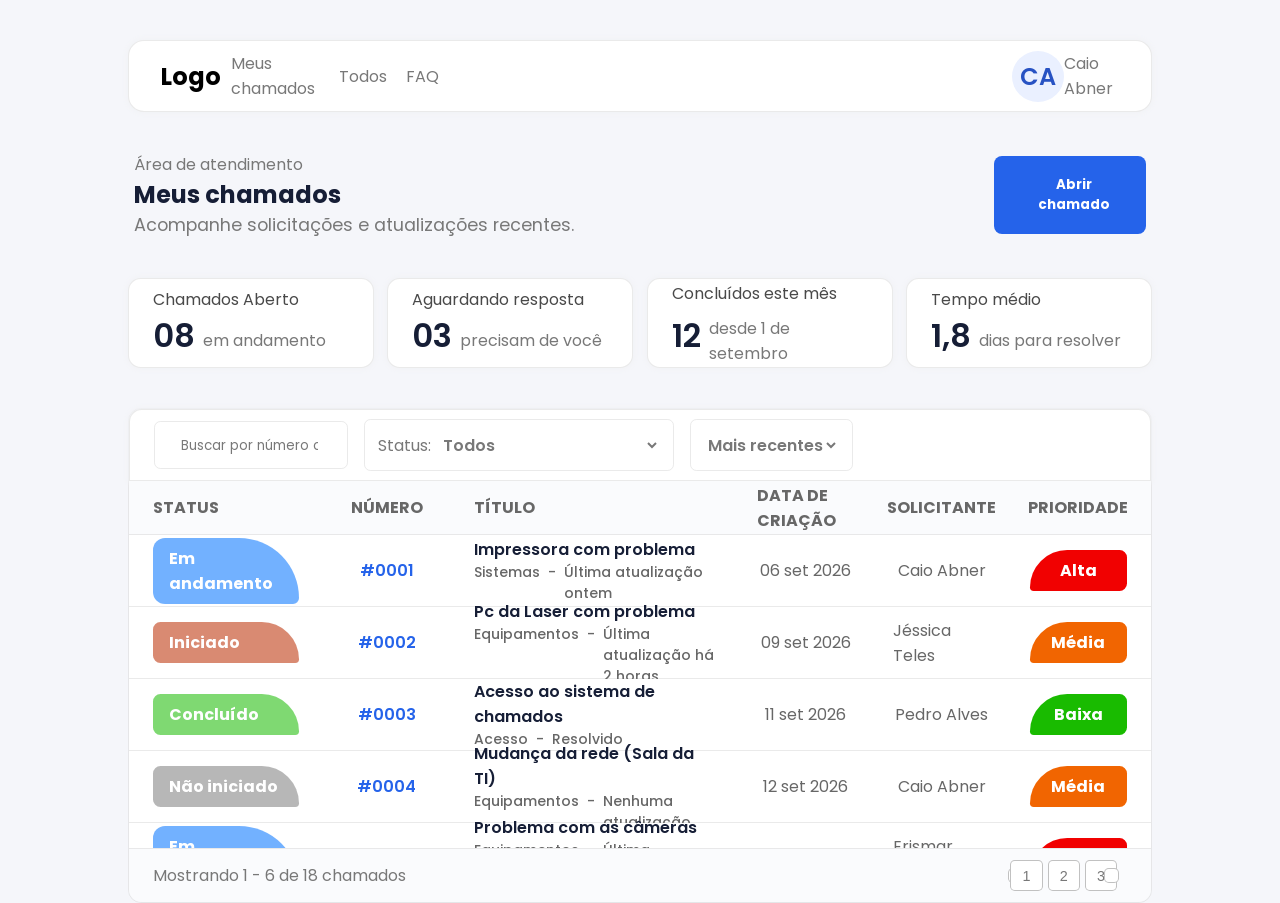
<file: src/pages/homepage/index.html>
<!doctype html>
<html lang="pt-br">
  <head>
    <meta charset="UTF-8" />
    <meta name="viewport" content="width=device-width, initial-scale=1.0" />
    <link rel="stylesheet" href="../../../css/style.css" />
    <link rel="stylesheet" href="./homepage.css" />
    <link
      href="https://cdn.boxicons.com/3.0.8/fonts/basic/boxicons.min.css"
      rel="stylesheet"
    />
    <link
      href="https://cdn.boxicons.com/3.0.8/fonts/filled/boxicons-filled.min.css"
      rel="stylesheet"
    />
    <link
      href="https://cdn.boxicons.com/3.0.8/fonts/brands/boxicons-brands.min.css"
      rel="stylesheet"
    />
    <title>Chamados</title>
  </head>
  <body>
    <header id="navigation-header">
      <nav id="links-logo-container">
        <h2>Logo</h2>
        <a href="#" class="active">Meus chamados</a>
        <a href="#">Todos</a>
        <a href="#">FAQ</a>
      </nav>

      <div id="user-information">
        <h2 id="user-pfp">CA</h2>
        <p id="username">Caio Abner</p>
      </div>
    </header>

    <section id="presentation-helpdesk">
      <div id="presentation-title-container">
        <p style="color: #787878">Área de atendimento</p>
        <h1 style="color: #161e36">Meus chamados</h1>
        <p style="font-size: 1.1rem; color: #787878">
          Acompanhe solicitações e atualizações recentes.
        </p>
      </div>

      <div id="open-support-container">
        <button id="open-support">
          <i class="bx bx-plus"></i>Abrir chamado
        </button>
      </div>
    </section>

    <section id="information-support-data">
      <div class="information_card">
        <p style="color: #494949">Chamados Aberto</p>
        <span
          id="in-process"
          style="color: #161e36"
          class="information_data_metrics"
        >
          08
          <p>em andamento</p>
        </span>
      </div>

      <div class="information_card">
        <p style="color: #494949">Aguardando resposta</p>
        <span
          id="to-do"
          style="color: #161e36"
          class="information_data_metrics"
        >
          03
          <p>precisam de você</p>
        </span>
      </div>

      <div class="information_card">
        <p style="color: #494949">Concluídos este mês</p>
        <span
          id="finished-supports"
          style="color: #161e36"
          class="information_data_metrics"
        >
          12
          <p>desde 1 de setembro</p>
        </span>
      </div>

      <div class="information_card">
        <p style="color: #494949">Tempo médio</p>
        <span
          id="resolved-days"
          style="color: #161e36"
          class="information_data_metrics"
        >
          1,8
          <p>dias para resolver</p>
        </span>
      </div>
    </section>

    <main id="support-presentation-container">
      <section id="filters-container">
        <div id="search-container">
          <button name="searchSupport">
            <i class="bx bx-search-big"></i>
          </button>
          <input
            placeholder="Buscar por número ou título"
            type="search"
            name="searchSupport"
            id="input-search-support"
          />
        </div>

        <div id="status-container">
          <label for="supportType">Status: </label>
          <select name="supportType" id="select-support-type">
            <option value="todos" selected>Todos</option>
            <option value="abertos">Abertos</option>
            <option value="emAndamento">Em andamento</option>
            <option value="concluidos">Concluídos</option>
            <option value="fechado">Fechado</option>
            <option value="aguardandoAprovacao">Aguardando aprovação</option>
          </select>
        </div>

        <div id="support-date-container">
          <select name="supportDate" id="select-support-date">
            <option value="todos" selected>Mais recentes</option>
            <option value="abertos">Mais antigos</option>
          </select>
        </div>
      </section>

      <div id="support-data-identifier">
        <h4
          style="font-weight: bold; text-transform: uppercase; width: 15%"
          class="support_status_identifier"
        >
          Status
        </h4>
        <h4
          style="
            display: flex;
            justify-content: center;
            font-weight: bold;
            text-transform: uppercase;
            width: 10%;
          "
          class="support_number_identifier"
        >
          Número
        </h4>
        <h4
          style="font-weight: bold; text-transform: uppercase; width: 25%"
          class="support_title_identifier"
        >
          Título
        </h4>
        <h4
          style="
            display: flex;
            justify-content: center;
            font-weight: bold;
            text-transform: uppercase;
            width: 10%;
          "
          class="support_creationDate_identifier"
        >
          Data de Criação
        </h4>
        <h4
          style="
            display: flex;
            justify-content: center;
            font-weight: bold;
            text-transform: uppercase;
            width: 10%;
          "
          class="support_applicant_identifier"
        >
          Solicitante
        </h4>
        <h4
          style="
            display: flex;
            justify-content: center;
            font-weight: bold;
            text-transform: uppercase;
            width: 10%;
          "
          class="support_priority_identifier"
        >
          Prioridade
        </h4>
      </div>

      <!-- Ṕrimeiro chamado -->

      <div class="support_tickets_container">
        <div class="support_ticket_card">
          <p
            style="background-color: #0173ff8d; color: #fff"
            class="support_ticket_status"
          >
            <i class="bxf bx-circle"></i>
            Em andamento
          </p>
          <p class="support_ticket_number">#0001</p>
          <div class="support_title_information">
            <p class="support_title">Impressora com problema</p>
            <div class="support_category_update_container">
              <p class="support_category">Sistemas</p>
              -
              <p class="support_update_status">Última atualização ontem</p>
            </div>
          </div>
          <p class="support_createAt">06 set 2026</p>
          <p class="support_applicant">Caio Abner</p>
          <p
            style="background-color: rgb(241, 1, 1); color: #fff"
            class="support_priority"
          >
            Alta
          </p>
        </div>

        <!-- Segundo chamado -->

        <div class="support_ticket_card">
          <p
            style="background-color: #bb2c008d; color: #fff"
            class="support_ticket_status"
          >
            <i class="bxf bx-circle"></i>
            Iniciado
          </p>
          <p class="support_ticket_number">#0002</p>
          <div class="support_title_information">
            <p class="support_title">Pc da Laser com problema</p>
            <div class="support_category_update_container">
              <p class="support_category">Equipamentos</p>
              -
              <p class="support_update_status">Última atualização há 2 horas</p>
            </div>
          </div>
          <p class="support_createAt">09 set 2026</p>
          <p class="support_applicant">Jéssica Teles</p>
          <p
            style="background-color: rgb(241, 101, 1); color: #fff"
            class="support_priority"
          >
            Média
          </p>
        </div>

        <!-- Terceiro chamado -->

        <div class="support_ticket_card">
          <p
            style="background-color: #19bb008d; color: #fff"
            class="support_ticket_status"
          >
            <i class="bxf bx-circle"></i>
            Concluído
          </p>
          <p class="support_ticket_number">#0003</p>
          <div class="support_title_information">
            <p class="support_title">Acesso ao sistema de chamados</p>
            <div class="support_category_update_container">
              <p class="support_category">Acesso</p>
              -
              <p class="support_update_status">Resolvido</p>
            </div>
          </div>
          <p class="support_createAt">11 set 2026</p>
          <p class="support_applicant">Pedro Alves</p>
          <p
            style="background-color: #19bb00; color: #fff"
            class="support_priority"
          >
            Baixa
          </p>
        </div>

        <!-- Quarto chamado -->

        <div class="support_ticket_card">
          <p
            style="background-color: #7d7d7d8d; color: #fff"
            class="support_ticket_status"
          >
            <i class="bxf bx-circle"></i>
            Não iniciado
          </p>
          <p class="support_ticket_number">#0004</p>
          <div class="support_title_information">
            <p class="support_title">Mudança da rede (Sala da TI)</p>
            <div class="support_category_update_container">
              <p class="support_category">Equipamentos</p>
              -
              <p class="support_update_status">Nenhuma atualização</p>
            </div>
          </div>
          <p class="support_createAt">12 set 2026</p>
          <p class="support_applicant">Caio Abner</p>
          <p
            style="background-color: rgb(241, 101, 1); color: #fff"
            class="support_priority"
          >
            Média
          </p>
        </div>

        <!-- Quinto chamado -->

        <div class="support_ticket_card">
          <p
            style="background-color: #0173ff8d; color: #fff"
            class="support_ticket_status"
          >
            <i class="bxf bx-circle"></i>
            Em andamento
          </p>
          <p class="support_ticket_number">#0005</p>
          <div class="support_title_information">
            <p class="support_title">Problema com as câmeras</p>
            <div class="support_category_update_container">
              <p class="support_category">Equipamentos</p>
              -
              <p class="support_update_status">
                Última atualização há 2 minutos
              </p>
            </div>
          </div>
          <p class="support_createAt">12 set 2026</p>
          <p class="support_applicant">Erismar Bezerra</p>
          <p
            style="background-color: rgb(241, 1, 1); color: #fff"
            class="support_priority"
          >
            Alta
          </p>
        </div>

        <!-- Sexto chamado -->

        <div class="support_ticket_card">
          <p
            style="background-color: #19bb008d; color: #fff"
            class="support_ticket_status"
          >
            <i class="bxf bx-circle"></i>
            Concluído
          </p>
          <p class="support_ticket_number">#0006</p>
          <div class="support_title_information">
            <p class="support_title">Problema de acesso ao SEFAZ</p>
            <div class="support_category_update_container">
              <p class="support_category">Sistemas</p>
              -
              <p class="support_update_status">Resolvido</p>
            </div>
          </div>
          <p class="support_createAt">13 set 2026</p>
          <p class="support_applicant">Vitor Midauar</p>
          <p
            style="background-color: rgb(241, 1, 1); color: #fff"
            class="support_priority"
          >
            Alta
          </p>
        </div>
      </div>

      <div id="pagination-supportTickets-container">
        <p class="supportQtd_view">Mostrando 1 - 6 de 18 chamados</p>
        <div class="support_navigation_container">
          <button class="btn_arrows_style" id="btn-left">
            <i class="bxf bx-chevron-left"></i>
          </button>
          <div id="navigation_numbers_container">
            <button class="navigation_number">1</button>
            <button class="navigation_number">2</button>
            <button class="navigation_number">3</button>
          </div>
          <button class="btn_arrows_style" id="btn-right">
            <i class="bxf bx-chevron-right"></i>
          </button>
        </div>
      </div>
    </main>
  </body>
</html>
</file>
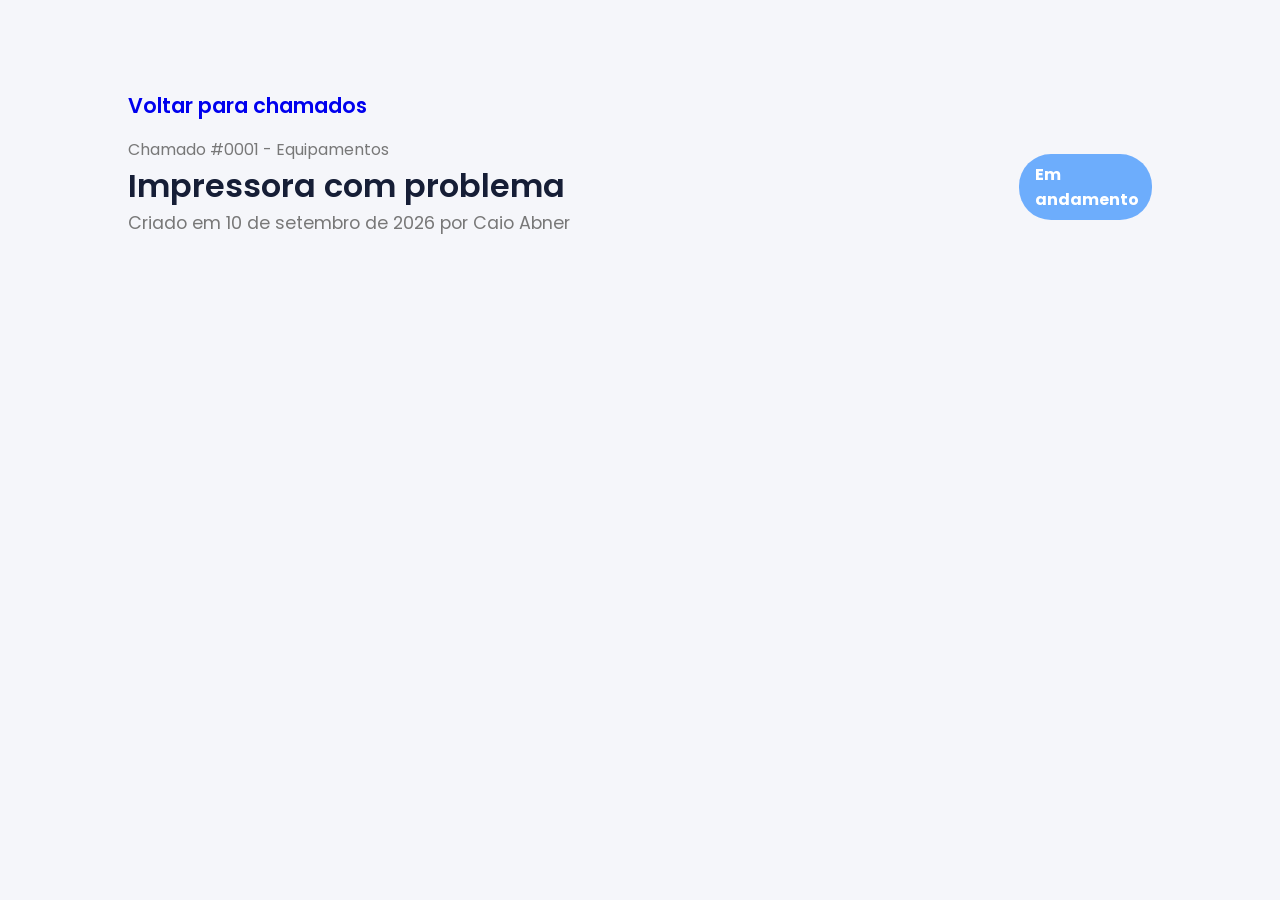
<file: src/pages/individualticket/index.html>
<!doctype html>
<html lang="pt-br">
  <head>
    <meta charset="UTF-8" />
    <meta name="viewport" content="width=device-width, initial-scale=1.0" />
    <link rel="stylesheet" href="../../../css/style.css" />
    <link rel="stylesheet" href="./individualticket.css" />
    <link
      href="https://cdn.boxicons.com/3.0.8/fonts/basic/boxicons.min.css"
      rel="stylesheet"
    />
    <link
      href="https://cdn.boxicons.com/3.0.8/fonts/filled/boxicons-filled.min.css"
      rel="stylesheet"
    />
    <link
      href="https://cdn.boxicons.com/3.0.8/fonts/brands/boxicons-brands.min.css"
      rel="stylesheet"
    />
    <title>Chamado</title>
  </head>
  <body>
    <main id="individual-ticket-container">
      <header id="support-indentifier-information">
        <a id="back-to-link" href="#"
          ><i class="bx bx-arrow-left-stroke"></i>Voltar para chamados</a
        >
        <div id="support-header-container">
          <div id="presentation-title-container">
            <p style="color: #787878">Chamado #0001 - Equipamentos</p>
            <h1 style="color: #161e36; font-weight: 600">
              Impressora com problema
            </h1>
            <p style="font-size: 1.1rem; color: #787878">
              Criado em 10 de setembro de 2026 por Caio Abner
            </p>
          </div>
          <p
            style="background-color: #0173ff8d; color: #fff"
            id="support-ticket-status"
          >
            <i class="bxf bx-circle"></i>
            Em andamento
          </p>
        </div>
      </header>
    </main>
  </body>
</html>
</file>
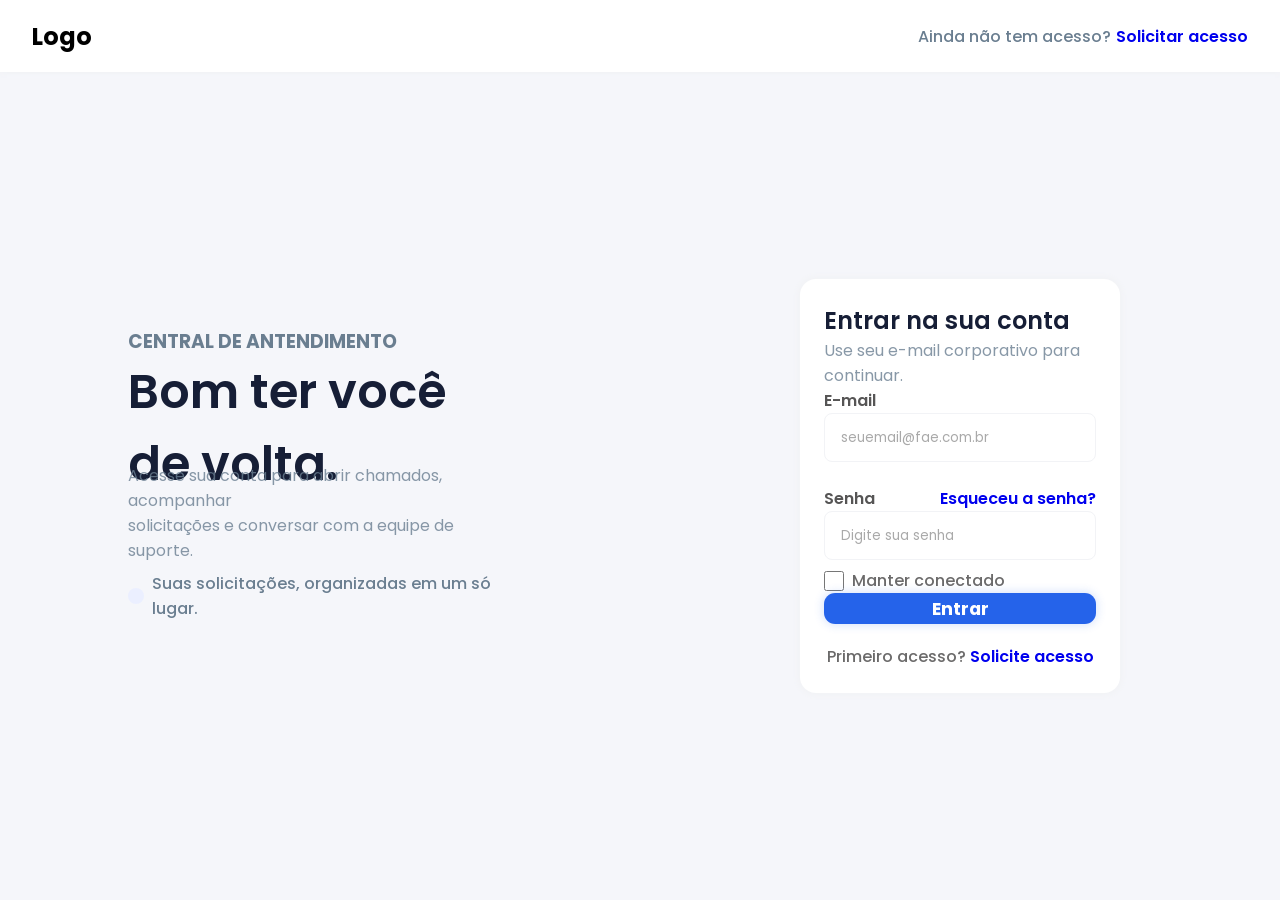
<file: src/pages/login/index.html>
<!doctype html>
<html lang="pt-br">
  <head>
    <meta charset="UTF-8" />
    <meta name="viewport" content="width=device-width, initial-scale=1.0" />
    <link rel="stylesheet" href="../../../css/style.css" />
    <link rel="stylesheet" href="./login.css" />
    <link
      href="https://cdn.boxicons.com/3.0.8/fonts/basic/boxicons.min.css"
      rel="stylesheet"
    />
    <link
      href="https://cdn.boxicons.com/3.0.8/fonts/filled/boxicons-filled.min.css"
      rel="stylesheet"
    />
    <link
      href="https://cdn.boxicons.com/3.0.8/fonts/brands/boxicons-brands.min.css"
      rel="stylesheet"
    />
    <title>Login</title>
  </head>
  <body>
    <header id="login-header">
      <h2>Logo</h2>
      <nav id="login-navigation">
        <p style="color: #6a7e90; font-weight: 450">Ainda não tem acesso?</p>
        <a href="#" style="font-weight: 600">Solicitar acesso</a>
      </nav>
    </header>

    <main id="content">
      <div id="welcome-content">
        <div id="welcome-text">
          <h3
            style="font-weight: 650; text-transform: uppercase; color: #6a7e90"
          >
            Central de Antendimento
          </h3>
          <h1 style="font-weight: 550; font-size: 3rem; color: #161e36">
            Bom ter você de volta.
          </h1>
        </div>

        <h4 id="welcome-desc" style="font-weight: 400; color: #6a7e90cb">
          Acesse sua conta para abrir chamados, acompanhar<br />solicitações e
          conversar com a equipe de suporte.
        </h4>

        <p id="welcome-slogan">
          <i class="bx bx-check"></i>
          Suas solicitações, organizadas em um só lugar.
        </p>
      </div>

      <div id="login-form-content">
        <form id="login-form">
          <div id="form-presentation" style="align-self: flex-start">
            <h2 style="font-weight: 550; color: #161e36">
              Entrar na sua conta
            </h2>
            <p style="font-weight: 400; color: #6a7e90cb">
              Use seu e-mail corporativo para continuar.
            </p>
          </div>

          <div id="inputs-form-container">
            <div
              id="email-input-container"
              style="display: flex; flex-direction: column"
            >
              <label for="email" style="font-weight: 600; color: #565555"
                >E-mail</label
              >
              <input
                placeholder="seuemail@fae.com.br"
                type="email"
                name="email"
                id="input-email"
              />
            </div>

            <div
              id="senha-input-container"
              style="display: flex; flex-direction: column"
            >
              <div
                id="pass-info"
                style="display: flex; justify-content: space-between"
              >
                <label for="senha" style="font-weight: 600; color: #565555"
                  >Senha</label
                >
                <a
                  href="#"
                  style="text-decoration: none; font-weight: 600; outline: none"
                  tabindex="-1"
                  >Esqueceu a senha?</a
                >
              </div>
              <input
                placeholder="Digite sua senha"
                type="password"
                name="senha"
                id="input-senha"
              />
              <p
                id="keepConnected"
                style="
                  display: flex;
                  align-items: center;
                  margin-top: 3%;
                  color: #565555e0;
                  font-weight: 500;
                  gap: 0.5rem;
                "
              >
                <input type="checkbox" name="connected" id="CbxKeepConnected" />
                Manter conectado
              </p>
            </div>
          </div>

          <div id="login-btn-container">
            <button id="btn-login" style="outline: none">Entrar</button>
          </div>

          <div id="first-access" style="margin-top: 20px">
            <p style="color: #565555e0; font-weight: 500">
              Primeiro acesso?
              <a href="#" style="text-decoration: none; font-weight: 600"
                >Solicite acesso</a
              >
            </p>
          </div>
        </form>
      </div>
    </main>
  </body>
</html>
</file>
<file: css/style.css>
@import url("https://fonts.googleapis.com/css2?family=Poppins:ital,wght@0,100;0,200;0,300;0,400;0,500;0,600;0,700;0,800;0,900;1,100;1,200;1,300;1,400;1,500;1,600;1,700;1,800;1,900&display=swap");
</file>
<file: src/pages/homepage/homepage.css>
* {
  box-sizing: border-box;
  padding: 0;
  margin: 0;
}

body {
  display: flex;
  flex-direction: column;
  align-items: center;
  gap: 2.5rem;
  background-color: #f5f6fa;
}

/* Container do header / parte de navegação do site */

#navigation-header {
  position: sticky;
  display: flex;
  justify-content: space-between;
  align-items: center;

  width: 80%;
  height: 8vh;
  padding: 2rem;
  border-radius: 1rem;
  border: 1px solid #dbdbdb96;
  z-index: 999;
  margin-top: 2.5rem;

  background-color: #fff;
  box-shadow: 0px 0px 5px 2px #f2f3f6;
  font-family: "Poppins";
}

/* Container que contém os links de navegação do header e a logo */

#links-logo-container {
  display: flex;
  justify-content: space-between;
  align-items: center;

  width: 30%;
  height: 6vh;

  a {
    padding: 0.6rem;
    border-radius: 0.6rem;
    text-decoration: none;
    background-color: transparent;
    color: #787878;
    transition: 0.3s ease-in-out;
  }

  & a:hover,
  a:focus {
    background-color: #eaf0ff;
    font-weight: bold;
    color: #2752c3;
  }
}

/* Container da foto do usuário e do nome */

#user-information {
  display: flex;
  justify-content: space-between;
  align-items: center;

  width: 12%;
  height: 6vh;
  padding: 0.5rem;
}

/* Foto de perfil / Abreviação do nome de usuário cadastrado (primeiro nome e sobrenome) */

#user-pfp {
  padding: 0.5rem;

  font-weight: 600;
  border-radius: 50%;
  background-color: #eaf0ff;
  color: #2752c3;
}

/* Nome do usuário */

#username {
  color: #787878;
}

/* Parte da "apresentação" do site - container global dessa parte */

#presentation-helpdesk {
  display: flex;
  justify-content: space-between;
  width: 79%;

  font-family: "Poppins";
}

/* Container do "título da seção" */

#presentation-title-container {
  display: flex;
  flex-direction: column;
  justify-content: center;
}

/* Container do botão de abrir chamado */

#open-support-container {
  display: flex;
  align-items: center;
  justify-content: center;

  width: 15%;
}

/* Botão de abrir chamado */

#open-support {
  display: flex;
  align-items: center;
  justify-content: center;

  gap: 0.5rem;
  padding: 1.2rem;
  border-radius: 0.5rem;
  border: none;
  outline: none;
  font-family: "Poppins";
  font-weight: bolder;
  color: #fff;
  background-color: #2563ea;

  /* Ícone do botão de abrir chamado */

  i {
    font-size: 1.2rem;
    font-weight: bolder;
  }
}

/* COntainer que engloba os cards com os dados de métricas que são feitos com base nos chamados */

#information-support-data {
  display: flex;
  justify-content: space-between;
  align-items: center;

  width: 80%;
  height: 10vh;

  font-family: "Poppins";
}

/* O design do card de métrica em si */

.information_card {
  display: flex;
  flex-direction: column;
  justify-content: center;
  align-items: flex-start;

  width: 24%;
  height: 100%;
  padding: 1.5rem;

  border-radius: 0.8rem;
  border: 1px solid #dbdbdb96;
  background-color: #fff;
  box-shadow: 0px 0px 5px 2px #f2f3f6;
}

/* Essa parte é para os dados numérios (ex: chamados conluídos = 8 etc..) */

.information_data_metrics {
  display: flex;
  align-items: center;

  gap: 0.5rem;
  font-weight: 600;
  font-size: 2rem;

  p {
    color: #787878;
    margin-top: 10px;
    font-size: 16px;
    font-weight: normal;
  }
}

/* Container da que vai conter a parte dos filtros e visualização dos chamados */

#support-presentation-container {
  display: flex;
  align-items: center;
  justify-content: flex-start;
  flex-direction: column;

  height: 55vh;
  width: 80%;

  border-radius: 0.8rem;
  border: 1px solid #dbdbdb96;
}

/* Container dessa parte dos filtros (busca, status e recentes) */

#filters-container {
  display: flex;
  align-items: center;
  justify-content: flex-start;

  height: 8vh;
  width: 100%;
  gap: 1rem;

  padding: 1.5rem;
  border-radius: 0.8rem 0.8rem 0 0;
  border: 1px solid #dbdbdb96;
  background-color: #fff;
  box-shadow: 0px 0px 5px 2px #f2f3f6;
}

/* Container da parte da busca (lupa e input search) */

#search-container {
  display: flex;

  width: 20%;
  gap: 0.2rem;

  padding: 0.8rem;
  border-radius: 0.4rem;
  border: 1px solid #dbdbdb96;

  button,
  input {
    padding: 0.2rem;
    outline: none;
    border: none;
    background-color: #fff;
  }

  button {
    cursor: pointer;
  }

  input {
    width: 100%;
  }

  input::placeholder {
    font-family: "Poppins";
    color: #787878;
  }

  i {
    font-size: 1rem;
    color: #787878;
  }
}

/* Container do select de status */

#status-container {
  display: flex;
  align-items: center;

  width: auto;
  gap: 0.5rem;

  font-family: "Poppins";
  color: #787878;
  padding: 0.8rem;
  border-radius: 0.4rem;
  border: 1px solid #dbdbdb96;

  select {
    width: auto;

    font-weight: 600;
    font-size: 1rem;
    font-family: "Poppins";
    color: #787878;
    border: none;
    background-color: transparent;
    outline: none;
  }
}

/* Container do select de recentes */

#support-date-container {
  display: flex;
  align-items: center;

  width: auto;
  gap: 0.5rem;

  font-family: "Poppins";
  padding: 0.8rem;
  border-radius: 0.4rem;
  border: 1px solid #dbdbdb96;

  select {
    width: auto;

    font-weight: 600;
    font-size: 1rem;
    font-family: "Poppins";
    color: #787878;
    border: none;
    background-color: transparent;
    outline: none;
  }
}

/* "Label" que identifica as colunas dos chamados * obs: só deu pra estilizar o font-weight no HTML */

#support-data-identifier {
  display: flex;
  align-items: center;
  justify-content: space-between;

  height: 6vh;
  width: 100%;
  gap: 1rem;
  padding: 1.5rem;

  color: #676767;
  font-family: "Poppins";
  border-bottom: 1px solid #dbdbdb96;
  background-color: #fafbfd;
}

/* Container responsável por guardar os chamados que serão abertos */

.support_tickets_container {
  display: flex;
  flex-direction: column;
  align-items: center;
  justify-content: space-between;

  height: auto;
  width: 100%;
  overflow-y: scroll;
  scrollbar-width: none;

  color: #676767;
  font-family: "Poppins";
}

/* Classe que dá o estilo para todos os chamados que serão criados */

.support_ticket_card {
  display: flex;
  align-items: center;
  justify-content: space-between;

  height: 8vh;
  width: 100%;
  gap: 1rem;
  padding: 1.5rem;

  color: #676767;
  font-family: "Poppins";
  border-bottom: 1px solid #dbdbdb96;
  background-color: #fff;
}

/* Container que guarda o status do chamado (em andamento, iniciado, concluído etc...) */

.support_ticket_status {
  display: flex;
  justify-content: flex-start;
  align-items: center;

  width: 15%;
  gap: 0.5rem;

  font-weight: bold;
  padding: 0.5rem;
  border-radius: 1rem 5rem 0.5rem 1rem;
}

/* Container que guarda o número do chamado */

.support_ticket_number {
  display: flex;
  justify-content: center;

  width: 10%;

  color: #2563ea;
  font-weight: 600;
  text-transform: uppercase;
}

/* Container que guarda o título e a informação de categoria e atualização do chamado */

.support_title_information {
  display: flex;
  justify-content: center;
  align-items: flex-start;
  flex-direction: column;

  height: 8vh;
  width: 25%;

  & .support_title {
    color: #161e36;
    font-weight: 600;
  }
}

/* "Sub-container" que guarda a categoria do chamado e a atualização */

.support_category_update_container {
  display: flex;
  gap: 0.5rem;

  font-size: 14px;
  font-weight: 500;
}

/* Container que guarda a data que aquele chamado foi criado */

.support_createAt {
  display: flex;
  justify-content: center;

  width: 10%;
}

/* Container que guarda o nome da pessoa que solicitou aquele chamado */

.support_applicant {
  display: flex;
  justify-content: center;

  width: 10%;
}

/* Container que guarda a prioridade do chamado */

.support_priority {
  display: flex;
  justify-content: center;

  width: 10%;

  font-weight: bolder;
  padding: 0.5rem;
  border-radius: 1rem;
  border-radius: 5rem 1rem 1rem 0.5rem;
}

#pagination-supportTickets-container {
  display: flex;
  align-items: center;
  justify-content: space-between;

  height: 6vh;
  width: 100%;
  gap: 1rem;
  padding: 1.5rem;

  color: #fff;
  font-family: "Poppins";
  background-color: #fafbfd;
  border-top: 1px solid #dbdbdb96;
  border-radius: 0rem 0rem 0.8rem 0.8rem;
}

.support_navigation_container {
  display: flex;
  align-items: center;
  justify-content: space-between;

  width: 13%;
  padding: 0.5rem;
}

.supportQtd_view {
  color: #787878;
}

.btn_arrows_style {
  display: flex;
  justify-content: center;
  align-items: center;

  font-size: 1rem;
  padding: 0.4rem;
  border: 1px solid rgba(128, 128, 128, 0.491);
  color: #787878;
  border-radius: 0.3rem;
  background-color: #fff;

  &:hover {
    background-color: #eaf0ff;
    border: 1px solid #2752c3;
  }
}

#navigation_numbers_container {
  display: flex;
  align-items: center;
  justify-content: center;

  width: 50%;
  gap: 0.3rem;
}

.navigation_number {
  display: flex;
  align-items: center;
  justify-content: center;

  font-size: 0.9rem;
  padding: 0.4rem 0.7rem;
  border: 1px solid rgba(128, 128, 128, 0.491);
  color: #787878;
  border-radius: 0.3rem;
  background-color: #fff;

  &:hover {
    background-color: #eaf0ff;
    border: 1px solid #2752c3;
    color: #2752c3;
  }
}
</file>
<file: src/pages/individualticket/individualticket.css>
* {
  box-sizing: border-box;
  padding: 0;
  margin: 0;
}

body {
  display: flex;
  flex-direction: column;
  align-items: center;
  justify-content: center;

  height: 100vh;

  background-color: #f5f6fa;
}

#individual-ticket-container {
  display: flex;
  flex-direction: column;
  align-items: center;
  /* justify-content: center; */

  width: 80%;
  height: 80vh;

  font-family: "Poppins";
  border-radius: 0.8rem;
  /* background-color: #fff; */
}

#back-to-link {
  display: flex;
  align-items: center;
  justify-content: flex-start;

  font-size: 1.3rem;
  font-weight: 600;
  text-decoration: none;

  i {
    font-size: 2rem;
  }
}

#support-indentifier-information {
  display: flex;
  flex-direction: column;

  width: 100%;
  height: 15%;
}

#support-header-container {
  display: flex;
  align-items: center;
  justify-content: space-between;
}

#presentation-title-container {
  display: flex;
  flex-direction: column;
  justify-content: center;

  padding: 1rem 0rem;
}

#support-ticket-status {
  display: flex;
  justify-content: center;
  align-items: center;
  width: 13%;

  gap: 0.5rem;

  font-weight: bold;
  padding: 0.5rem;
  border-radius: 2rem;
}
</file>
<file: src/pages/login/login.css>
* {
  box-sizing: border-box;
  padding: 0;
  margin: 0;
}

#login-header {
  position: sticky;
  display: flex;
  justify-content: space-between;
  align-items: center;

  width: 100%;
  height: 8vh;
  padding: 2rem;
  z-index: 999;

  background-color: #fff;
  box-shadow: 0px 0px 5px 2px #f2f3f6;
  font-family: "Poppins";
}

#login-navigation {
  display: flex;
  justify-content: space-between;
  align-items: center;

  gap: 0.3rem;

  a {
    text-decoration: none;
  }
}

#content {
  display: flex;
  align-items: center;
  justify-content: space-between;

  width: 100%;
  height: 92vh;

  background-color: #f5f6fa;
}

/* Bem vindo */

#welcome-content {
  display: flex;
  align-items: center;
  justify-content: center;
  flex-direction: column;

  height: 100%;
  width: 50%;

  font-family: "Poppins";
}

#welcome-text {
  display: flex;
  justify-content: center;
  flex-direction: column;

  width: 60%;
  height: 12%;
}

#welcome-desc {
  width: 60%;
}

#welcome-slogan {
  display: flex;
  align-items: center;
  justify-content: flex-start;

  width: 60%;
  height: 3%;
  gap: 0.5rem;
  margin-top: 20px;

  color: #6a7e90;
  font-weight: 450;

  i {
    font-size: 25px;
    font-weight: bolder;
    color: #2c6be0;
    background-color: #ebefff;
    padding: 0.5rem;
    border-radius: 0.5rem;
  }
}

/* Formulário de Login */

#login-form-content {
  /* Localização em relação a página */
  display: flex;
  align-items: center;
  justify-content: center;
  flex-direction: column;

  height: 100%;
  width: 50%;

  font-family: "Poppins";
}

#login-form {
  /* Localização em relação ao formulário */
  display: flex;
  flex-direction: column;
  align-items: center;
  justify-content: space-between;

  height: 50%;
  width: 50%;
  padding: 1.5rem;

  border-radius: 1rem;
  background-color: #fff;
  box-shadow: 0px 0px 5px 3px #f2f3f6;
}

#inputs-form-container {
  display: flex;
  flex-direction: column;
  justify-content: center;

  width: 100%;
  height: 60%;
  gap: 1.5rem;

  input {
    padding: 1rem;
    border-radius: 0.5rem;
    border: 1px solid #f2f3f6;
    outline: #2c6be0;

    &::placeholder {
      font-family: "Poppins";
      color: #a9a9a9;
    }
  }
}

/* Input de checkbox */

#CbxKeepConnected[type="checkbox"] {
  accent-color: #0088ff;
  width: 20px;
  height: 20px;
}

/* Container do botão de login */

#login-btn-container {
  display: flex;
  justify-content: center;
  align-items: center;

  width: 100%;
  height: 15%;
}

/* Botão de Login */

#btn-login {
  width: 100%;
  height: 100%;

  font-family: "Poppins";
  font-weight: bold;
  font-size: 1.1rem;
  color: #fff;
  border: 1px solid transparent;
  background-color: #2563ea;
  box-shadow: 0px 0px 10px 1px #2563ea30;
  border-radius: 0.7rem;
  transition: ease-in-out 0.3s;

  &:hover {
    color: #2563ea;
    border: 1px solid #2563ea;
    background-color: #fff;
    box-shadow: 0px 0px 10px 1px #2563ea00;
    border-radius: 0.7rem;
  }
}
</file>
